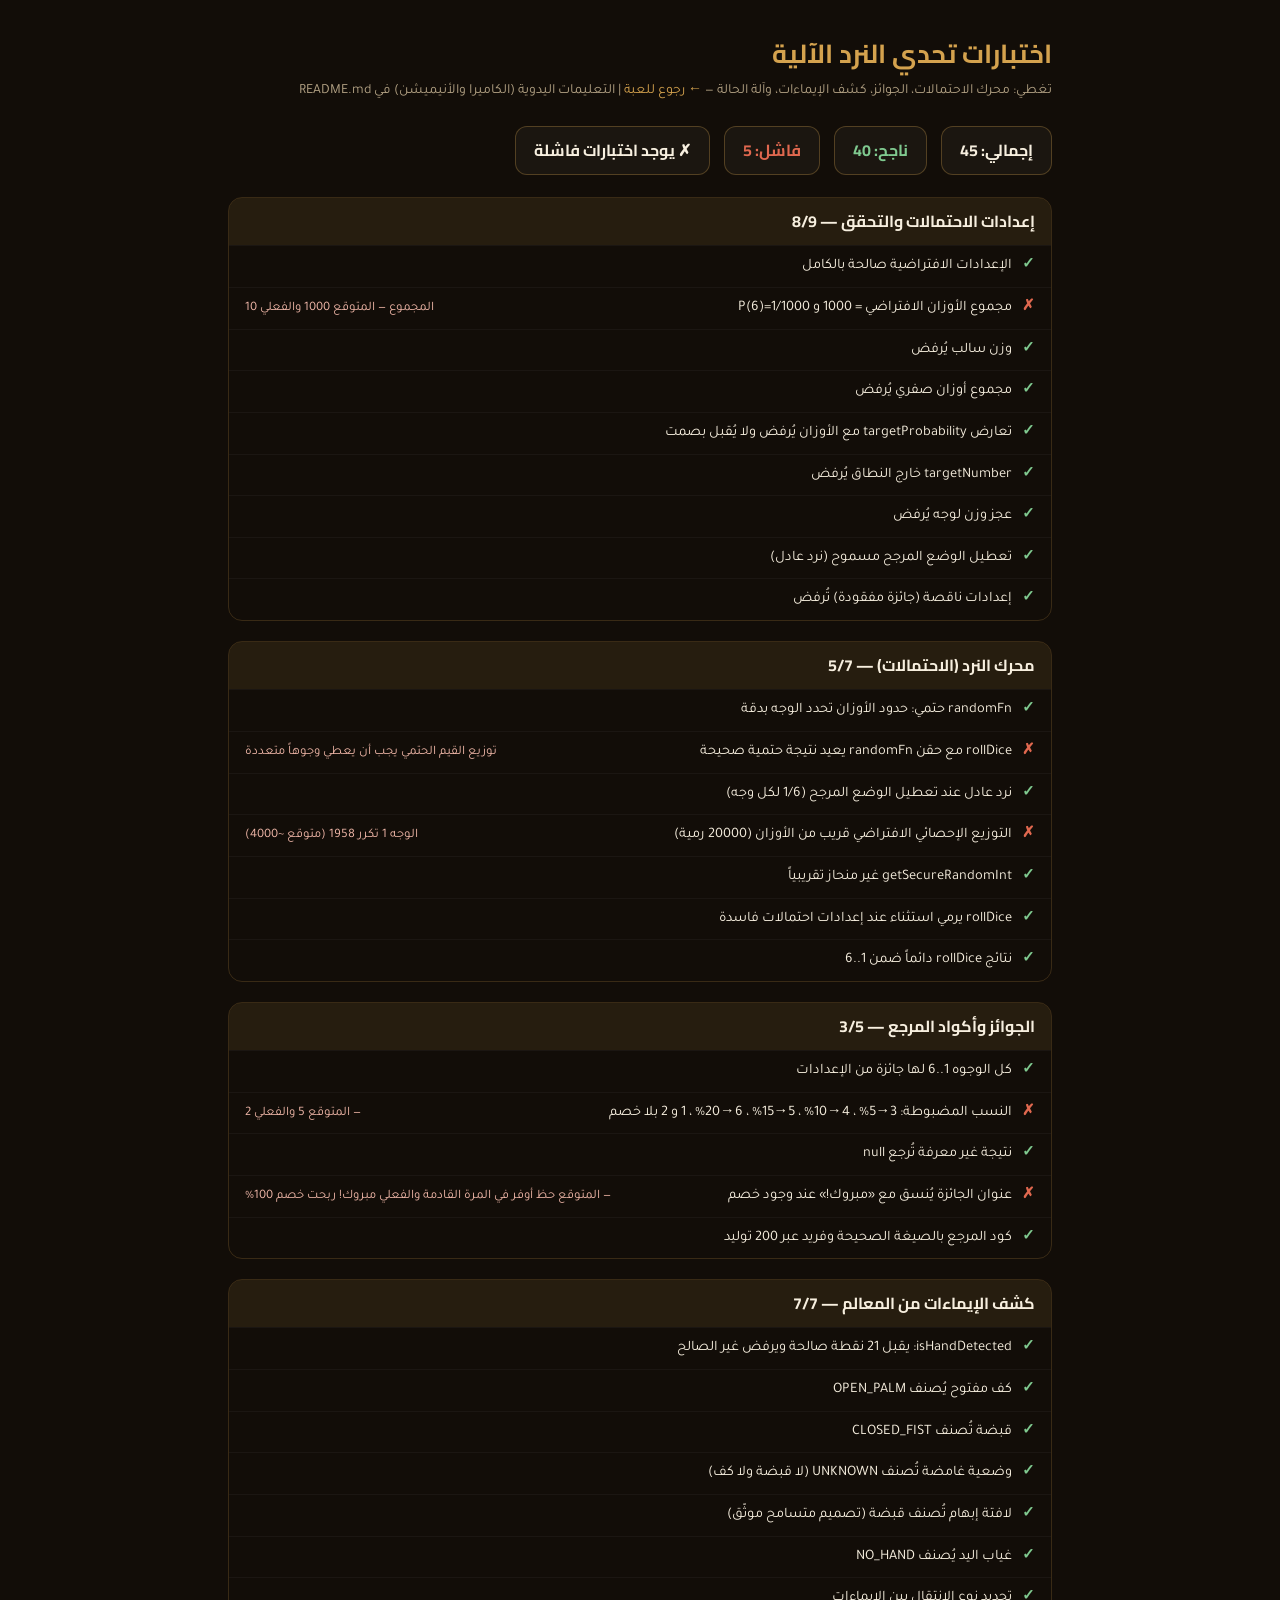
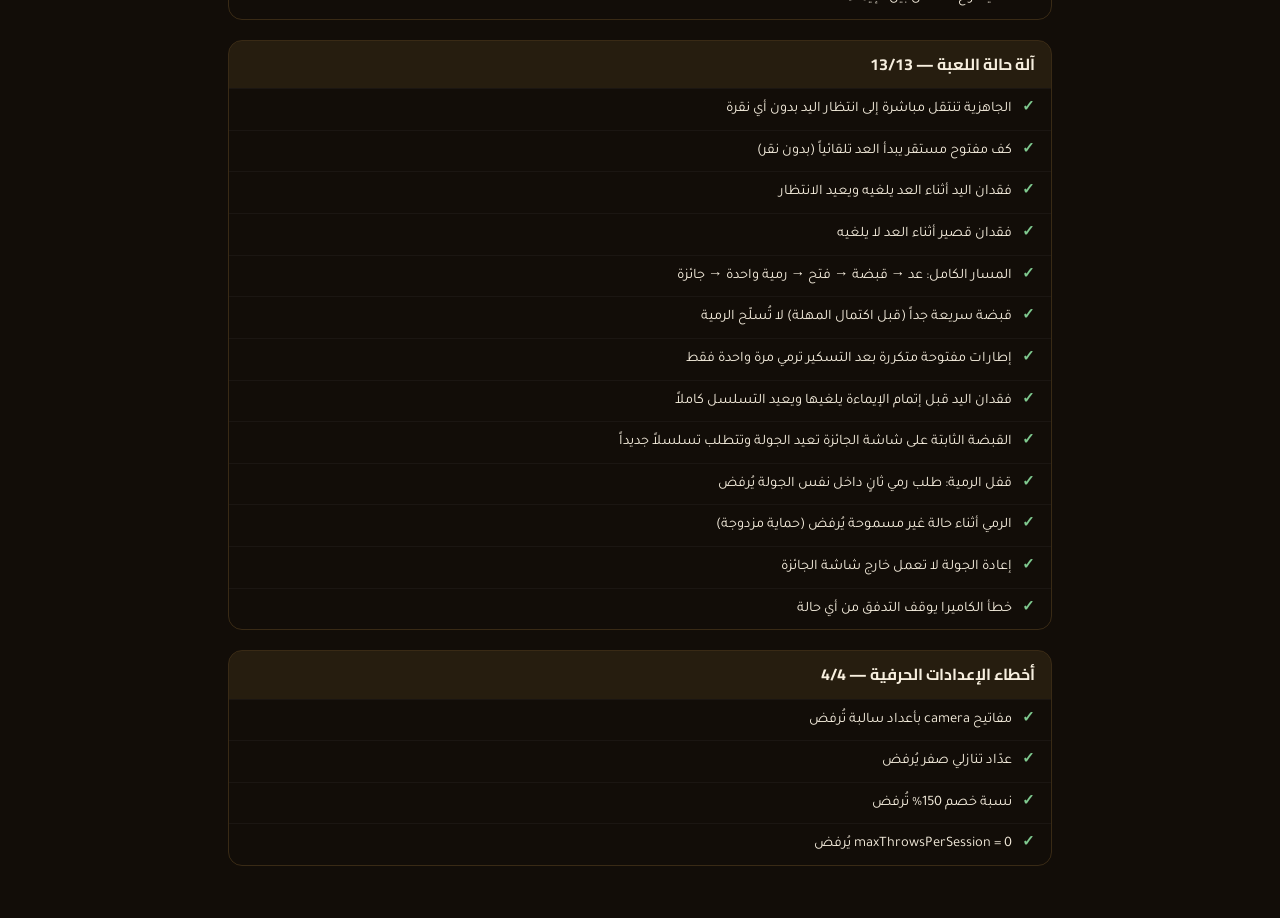
<file: tests.html>
<!DOCTYPE html>
<html lang="ar" dir="rtl">
<head>
  <meta charset="UTF-8">
  <meta name="viewport" content="width=device-width, initial-scale=1.0">
  <title>UNO CAFE LOUNGE — اختبارات آلية</title>
  <link href="https://fonts.googleapis.com/css2?family=Cairo:wght@400;700;900&family=Tajawal:wght@400;500&display=swap" rel="stylesheet">
  <style>
    :root { --gold: #d4a24e; --cream: #f7efdf; --ok: #7fc98f; --bad: #e0684f; --muted: #b3a284; }
    * { box-sizing: border-box; margin: 0; padding: 0; }
    body {
      font-family: "Tajawal", "Cairo", sans-serif;
      background: #120d08; color: var(--cream);
      padding: 32px 18px; max-width: 860px; margin-inline: auto; line-height: 1.7;
    }
    h1 { font-family: "Cairo"; color: var(--gold); font-size: 26px; margin-bottom: 4px; }
    .sub { color: var(--muted); font-size: 14px; margin-bottom: 22px; }
    .sub a { color: var(--gold); text-decoration: none; }
    .summary {
      display: flex; gap: 14px; flex-wrap: wrap; margin-bottom: 22px;
      font-family: "Cairo"; font-weight: 700;
    }
    .chip { border-radius: 12px; padding: 10px 18px; border: 1px solid rgba(212,162,78,.3); background: rgba(255,244,224,.04); }
    .chip.ok { color: var(--ok); }
    .chip.bad { color: var(--bad); }
    .suite { margin-bottom: 20px; border: 1px solid rgba(212,162,78,.2); border-radius: 14px; overflow: hidden; }
    .suite h2 { font-family: "Cairo"; font-size: 16px; background: rgba(212,162,78,.1); padding: 10px 16px; }
    .t { display: flex; gap: 10px; padding: 8px 16px; border-top: 1px solid rgba(255,255,255,.04); font-size: 14.5px; align-items: baseline; }
    .t .mark { font-weight: 900; flex: none; }
    .t.pass .mark { color: var(--ok); }
    .t.fail .mark { color: var(--bad); }
    .t.fail .err { color: #f0b7a8; font-size: 13px; display: block; margin-top: 2px; }
    .t .name { flex: 1; }
  </style>
</head>
<body>
  <h1>اختبارات تحدي النرد الآلية</h1>
  <p class="sub">
    تغطي: محرك الاحتمالات، الجوائز، كشف الإيماءات، وآلة الحالة —
    <a href="index.html">← رجوع للعبة</a> | التعليمات اليدوية (الكاميرا والأنيميشن) في README.md
  </p>
  <div id="summary" class="summary"></div>
  <div id="out"></div>

  <script type="module">
    import { runAllTests } from "./js/tests.js";

    const r = runAllTests();
    const summary = document.getElementById("summary");
    summary.innerHTML = `
      <div class="chip">إجمالي: ${r.total}</div>
      <div class="chip ok">ناجح: ${r.passed}</div>
      <div class="chip ${r.failed ? "bad" : "ok"}">فاشل: ${r.failed}</div>
      <div class="chip">${r.failed === 0 ? "✓ كل الاختبارات ناجحة" : "✗ يوجد اختبارات فاشلة"}</div>
    `;
    const out = document.getElementById("out");
    for (const s of r.results) {
      const div = document.createElement("div");
      div.className = "suite";
      div.innerHTML = `<h2>${s.name} — ${s.passed}/${s.tests.length}</h2>`;
      for (const t of s.tests) {
        const row = document.createElement("div");
        row.className = `t ${t.pass ? "pass" : "fail"}`;
        row.innerHTML = `<span class="mark">${t.pass ? "✓" : "✗"}</span><span class="name">${t.name}</span>`;
        if (!t.pass) {
          const err = document.createElement("span");
          err.className = "err";
          err.textContent = t.error || "";
          row.appendChild(err);
        }
        div.appendChild(row);
      }
      out.appendChild(div);
    }
    document.title = `${r.failed === 0 ? "✓" : "✗"} ${r.passed}/${r.total} — اختبارات تحدي النرد`;
  </script>
</body>
</html>
</file>
